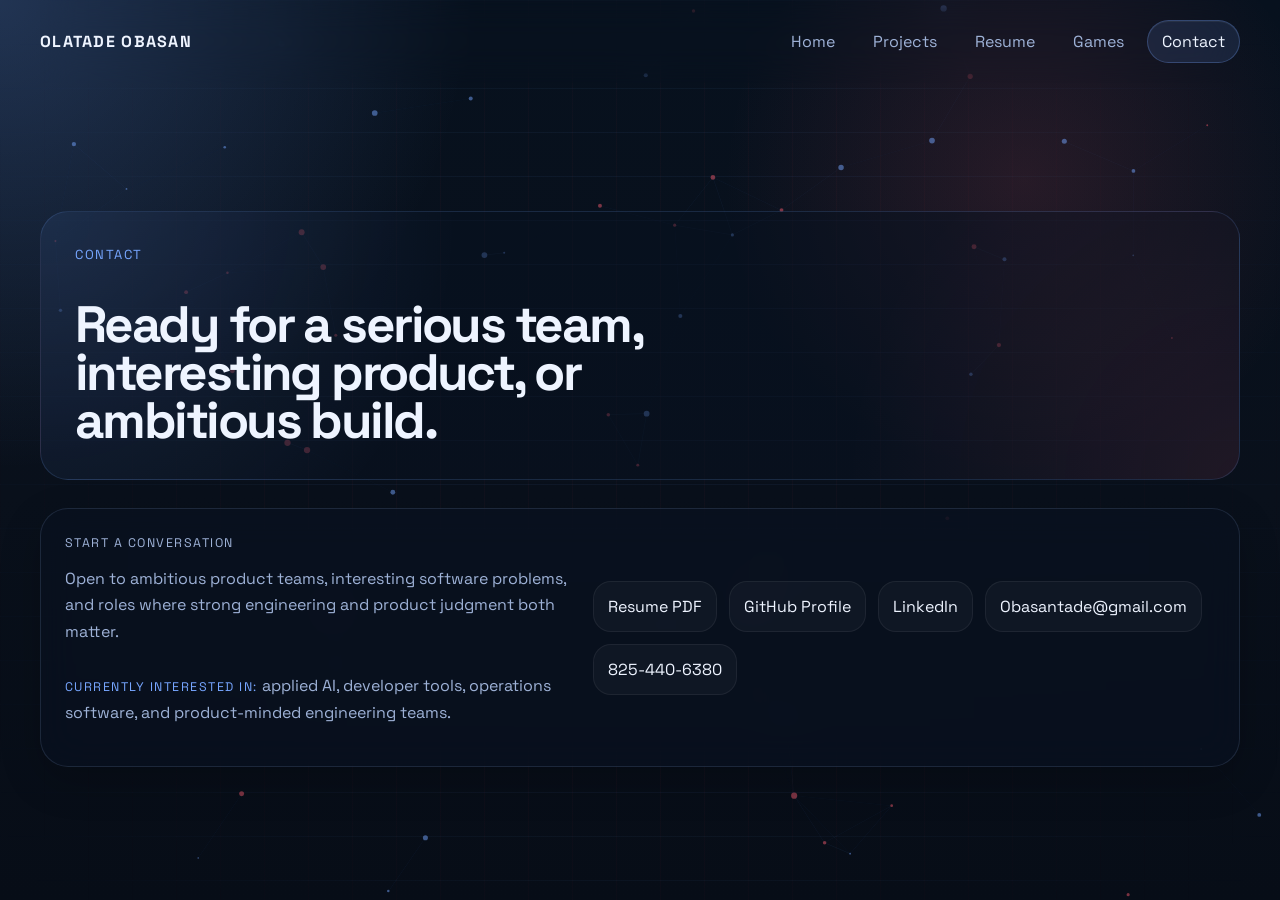
<file: contact.html>
<!DOCTYPE html>
<html lang="en">
  <head>
    <meta charset="UTF-8" />
    <meta name="viewport" content="width=device-width, initial-scale=1.0" />
    <title>Contact | Olatade Obasan</title>
    <meta
      name="description"
      content="Contact details for software engineer Olatade Obasan."
    />
    <link rel="preconnect" href="https://fonts.googleapis.com" />
    <link rel="preconnect" href="https://fonts.gstatic.com" crossorigin />
    <link
      href="https://fonts.googleapis.com/css2?family=Space+Grotesk:wght@400;500;700&family=JetBrains+Mono:wght@400;600&display=swap"
      rel="stylesheet"
    />
    <link rel="stylesheet" href="./styles.css" />
  </head>
  <body>
    <canvas class="bg-canvas" id="bg-canvas" aria-hidden="true"></canvas>
    <div class="site-shell">
      <header class="topbar">
        <a class="brand" href="./index.html">Olatade Obasan</a>
        <nav class="nav" aria-label="Primary navigation">
          <a href="./index.html">Home</a>
          <a href="./projects.html">Projects</a>
          <a href="./resume.html">Resume</a>
          <a href="./games.html">Games</a>
          <a class="is-active" href="./contact.html">Contact</a>
        </nav>
      </header>

      <main id="top" class="page-shell">
        <section class="section contact-section" id="contact" data-mobile-group="contact">
          <div class="section-heading page-intro">
            <p class="eyebrow">Contact</p>
            <h1>Ready for a serious team, interesting product, or ambitious build.</h1>
          </div>

          <div class="contact-card">
            <div class="contact-copy">
              <p class="contact-kicker">Start a conversation</p>
              <p>
                Open to ambitious product teams, interesting software problems, and roles where strong
                engineering and product judgment both matter.
              </p>
              <p class="contact-interest"><span>Currently interested in:</span> applied AI, developer tools, operations software, and product-minded engineering teams.</p>
            </div>
            <div class="contact-links">
              <a href="./assets/resume-professional.pdf">Resume PDF</a>
              <a href="https://github.com/tadester">GitHub Profile</a>
              <a href="https://www.linkedin.com/in/tadeobasan/">LinkedIn</a>
              <a href="mailto:Obasantade@gmail.com">Obasantade@gmail.com</a>
              <a href="tel:8254406380">825-440-6380</a>
            </div>
          </div>
        </section>

      </main>
    </div>

    <script src="./script.js"></script>
  </body>
</html>
</file>
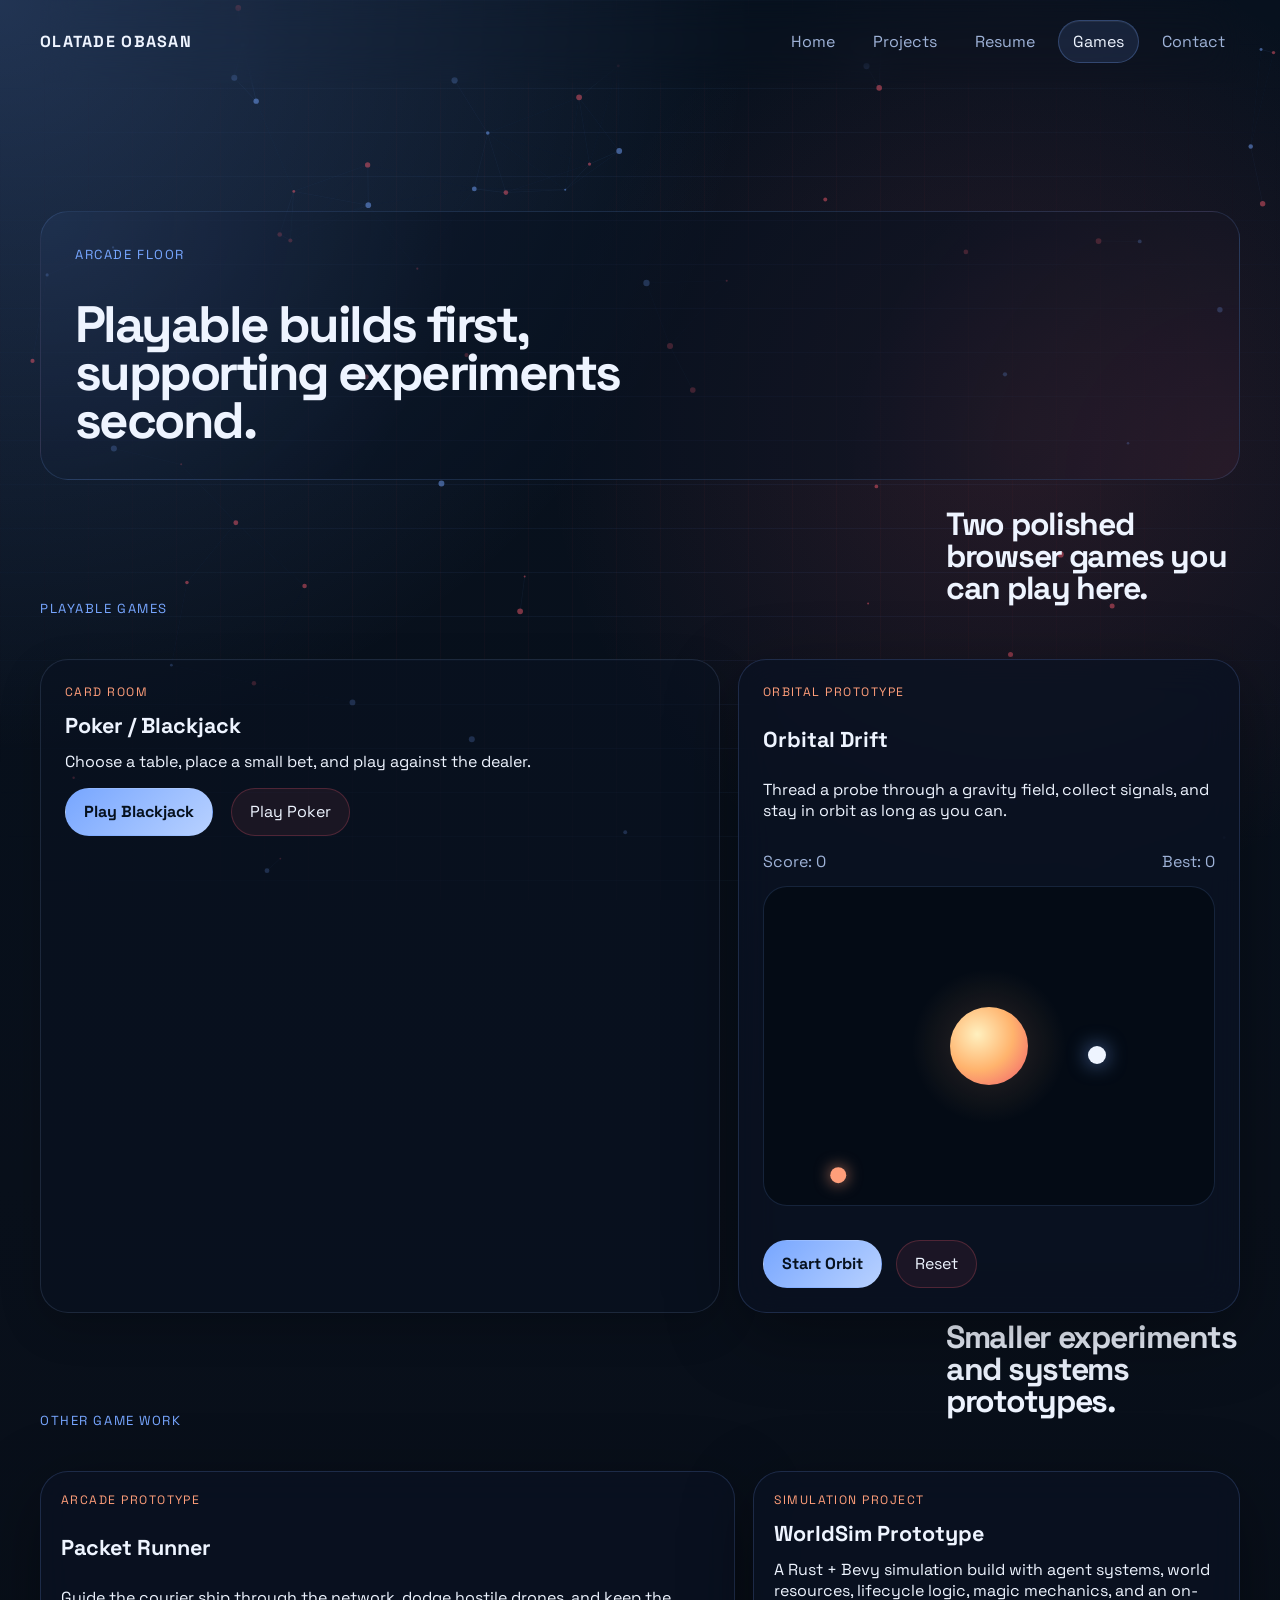
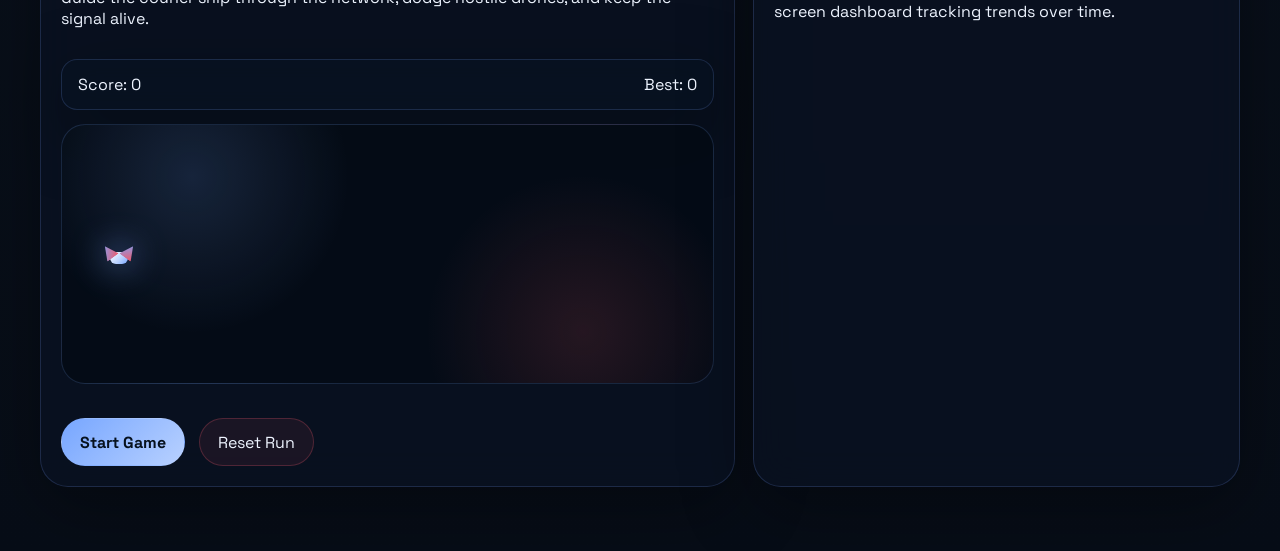
<file: games.html>
<!DOCTYPE html>
<html lang="en">
  <head>
    <meta charset="UTF-8" />
    <meta name="viewport" content="width=device-width, initial-scale=1.0" />
    <title>Games | Olatade Obasan</title>
    <meta
      name="description"
      content="Playable experiments and game-style systems work by Olatade Obasan."
    />
    <link rel="preconnect" href="https://fonts.googleapis.com" />
    <link rel="preconnect" href="https://fonts.gstatic.com" crossorigin />
    <link
      href="https://fonts.googleapis.com/css2?family=Space+Grotesk:wght@400;500;700&family=JetBrains+Mono:wght@400;600&display=swap"
      rel="stylesheet"
    />
    <link rel="stylesheet" href="./styles.css" />
  </head>
  <body>
    <canvas class="bg-canvas" id="bg-canvas" aria-hidden="true"></canvas>
    <div class="site-shell">
      <header class="topbar">
        <a class="brand" href="./index.html">Olatade Obasan</a>
        <nav class="nav" aria-label="Primary navigation">
          <a href="./index.html">Home</a>
          <a href="./projects.html">Projects</a>
          <a href="./resume.html">Resume</a>
          <a class="is-active" href="./games.html">Games</a>
          <a href="./contact.html">Contact</a>
        </nav>
      </header>

      <main id="top" class="page-shell">
        <section class="section games-section" id="games" data-mobile-group="games">
          <div class="section-heading page-intro">
            <p class="eyebrow">Arcade Floor</p>
            <h1>Playable builds first, supporting experiments second.</h1>
          </div>

          <div class="section-heading games-subheading">
            <p class="eyebrow">Playable Games</p>
            <h2>Two polished browser games you can play here.</h2>
          </div>

          <div class="playable-games-grid">
            <article class="card-room-card">
              <p class="project-type">Card Room</p>
              <h3>Poker / Blackjack</h3>
              <p>Choose a table, place a small bet, and play against the dealer.</p>
              <div class="card-room" id="card-room">
                <div class="card-room-menu" id="card-room-menu">
                  <button class="button button-primary" type="button" data-card-game="blackjack">Play Blackjack</button>
                  <button class="button button-secondary" type="button" data-card-game="poker">Play Poker</button>
                </div>
                <div class="card-room-table" id="card-room-table" hidden>
                  <div class="card-room-status">
                    <span id="card-room-mode">Blackjack</span>
                    <strong id="card-room-message">Choose a game to begin.</strong>
                    <span>Chips: <b id="card-room-chips">100</b></span>
                  </div>
                  <div class="card-row">
                    <div>
                      <span>Dealer</span>
                      <div class="playing-hand" id="dealer-hand"></div>
                    </div>
                    <div class="community-zone">
                      <span>Community Cards</span>
                      <div class="playing-hand community-hand" id="community-hand"></div>
                    </div>
                    <div>
                      <span>You</span>
                      <div class="playing-hand" id="player-hand"></div>
                    </div>
                  </div>
                  <div class="cta-row compact-row">
                    <button class="button button-primary" type="button" id="card-room-deal">Deal</button>
                    <button class="button button-secondary" type="button" id="card-room-hit">Hit</button>
                    <button class="button button-secondary" type="button" id="card-room-stand">Stand</button>
                    <button class="button button-secondary" type="button" id="card-room-draw">Reveal Winner</button>
                    <button class="button button-secondary" type="button" id="card-room-menu-button">Menu</button>
                  </div>
                </div>
              </div>
            </article>

            <article class="game-showcase-card orbital-drift-card">
              <p class="project-type">Orbital Prototype</p>
              <h3>Orbital Drift</h3>
              <p>Thread a probe through a gravity field, collect signals, and stay in orbit as long as you can.</p>
              <div class="orbital-drift-hud">
                <span id="orbital-score">Score: 0</span>
                <span id="orbital-best">Best: 0</span>
              </div>
              <div class="orbital-drift-board" id="orbital-drift" tabindex="0" aria-label="Orbital Drift minigame">
                <div class="drift-sun"></div>
                <div class="drift-probe" id="drift-probe"></div>
                <div class="drift-pickup" id="drift-pickup"></div>
              </div>
              <div class="cta-row compact-row">
                <button class="button button-primary" type="button" id="orbital-start">Start Orbit</button>
                <button class="button button-secondary" type="button" id="orbital-reset">Reset</button>
              </div>
            </article>
          </div>

          <div class="section-heading games-subheading">
            <p class="eyebrow">Other Game Work</p>
            <h2>Smaller experiments and systems prototypes.</h2>
          </div>

          <div class="compact-experiments-grid">
            <article class="game-showcase-card">
              <p class="project-type">Arcade Prototype</p>
              <h3>Packet Runner</h3>
              <p>Guide the courier ship through the network, dodge hostile drones, and keep the signal alive.</p>
              <div class="game-hud">
                <span id="game-score">Score: 0</span>
                <span id="game-best">Best: 0</span>
              </div>
              <div class="game-board" id="game-board" tabindex="0" aria-label="Packet Runner minigame">
                <div class="player-ship" id="player-dot">
                  <span class="ship-core"></span>
                  <span class="ship-wing ship-wing-left"></span>
                  <span class="ship-wing ship-wing-right"></span>
                </div>
              </div>
              <div class="cta-row compact-row">
                <button class="button button-primary" type="button" id="game-start">Start Game</button>
                <button class="button button-secondary" type="button" id="game-reset">Reset Run</button>
              </div>
            </article>

            <article class="game-info-card">
              <p class="project-type">Simulation Project</p>
              <h3>WorldSim Prototype</h3>
              <p>
                A Rust + Bevy simulation build with agent systems, world resources, lifecycle logic,
                magic mechanics, and an on-screen dashboard tracking trends over time.
              </p>
            </article>
          </div>
        </section>


      </main>
    </div>

    <script src="./src/game/poker-engine.js"></script>
    <script src="./script.js"></script>
  </body>
</html>
</file>
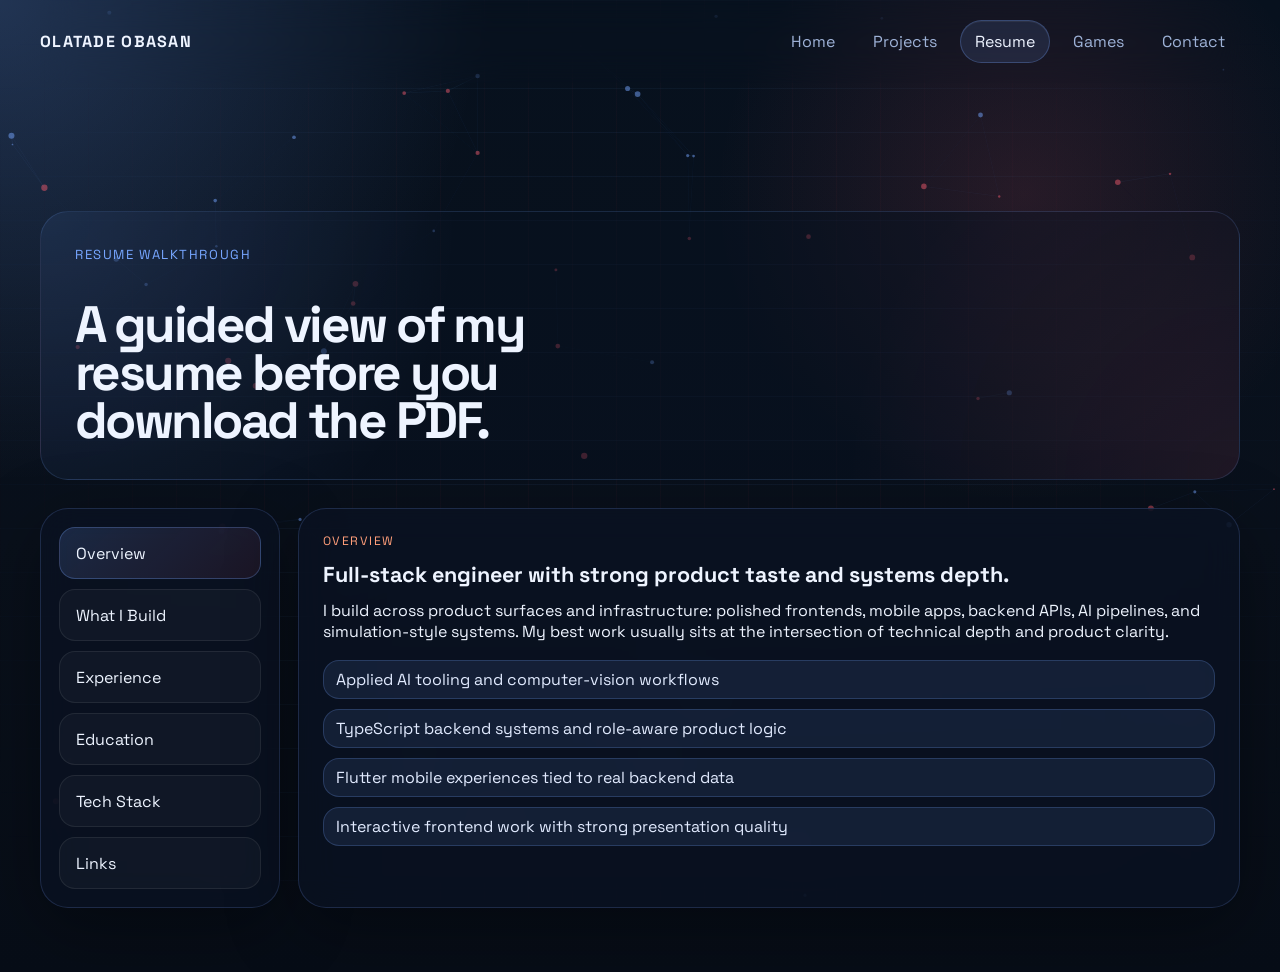
<file: resume.html>
<!DOCTYPE html>
<html lang="en">
  <head>
    <meta charset="UTF-8" />
    <meta name="viewport" content="width=device-width, initial-scale=1.0" />
    <title>Resume | Olatade Obasan</title>
    <meta
      name="description"
      content="A guided resume walkthrough and professional PDF resume for Olatade Obasan."
    />
    <link rel="preconnect" href="https://fonts.googleapis.com" />
    <link rel="preconnect" href="https://fonts.gstatic.com" crossorigin />
    <link
      href="https://fonts.googleapis.com/css2?family=Space+Grotesk:wght@400;500;700&family=JetBrains+Mono:wght@400;600&display=swap"
      rel="stylesheet"
    />
    <link rel="stylesheet" href="./styles.css" />
  </head>
  <body>
    <canvas class="bg-canvas" id="bg-canvas" aria-hidden="true"></canvas>
    <div class="site-shell">
      <header class="topbar">
        <a class="brand" href="./index.html">Olatade Obasan</a>
        <nav class="nav" aria-label="Primary navigation">
          <a href="./index.html">Home</a>
          <a href="./projects.html">Projects</a>
          <a class="is-active" href="./resume.html">Resume</a>
          <a href="./games.html">Games</a>
          <a href="./contact.html">Contact</a>
        </nav>
      </header>

      <main id="top" class="page-shell">
        <section class="section resume-section" id="resume" data-mobile-group="resume">
          <div class="section-heading page-intro">
            <p class="eyebrow">Resume Walkthrough</p>
            <h1>A guided view of my resume before you download the PDF.</h1>
          </div>

          <div class="resume-walkthrough">
            <aside class="resume-nav" role="tablist" aria-label="Resume walkthrough">
              <button class="resume-tab active" type="button" data-resume-panel="overview">Overview</button>
              <button class="resume-tab" type="button" data-resume-panel="builds">What I Build</button>
              <button class="resume-tab" type="button" data-resume-panel="experience">Experience</button>
              <button class="resume-tab" type="button" data-resume-panel="education">Education</button>
              <button class="resume-tab" type="button" data-resume-panel="stack">Tech Stack</button>
              <button class="resume-tab" type="button" data-resume-panel="links">Links</button>
            </aside>

            <div class="resume-stage">
              <article class="resume-panel active" id="resume-panel-overview">
                <p class="project-type">Overview</p>
                <h3>Full-stack engineer with strong product taste and systems depth.</h3>
                <p>
                  I build across product surfaces and infrastructure: polished frontends, mobile
                  apps, backend APIs, AI pipelines, and simulation-style systems. My best work
                  usually sits at the intersection of technical depth and product clarity.
                </p>
                <ul class="timeline">
                  <li>Applied AI tooling and computer-vision workflows</li>
                  <li>TypeScript backend systems and role-aware product logic</li>
                  <li>Flutter mobile experiences tied to real backend data</li>
                  <li>Interactive frontend work with strong presentation quality</li>
                </ul>
              </article>

              <article class="resume-panel" id="resume-panel-builds" hidden>
                <p class="project-type">What I Build</p>
                <h3>Products that combine architecture, UX, and implementation range.</h3>
                <div class="resume-facts">
                  <div class="resume-fact">
                    <span>Jumpshot Trainer</span>
                    <strong>Python + Rust system for basketball biomechanics analysis and review.</strong>
                  </div>
                  <div class="resume-fact">
                    <span>Tadester Ops</span>
                    <strong>Operations SaaS with Next.js, TypeScript backend, Supabase, and Flutter.</strong>
                  </div>
                  <div class="resume-fact">
                    <span>WorldSim</span>
                    <strong>Rust/Bevy simulation prototype with agents, systems, and dashboard UI.</strong>
                  </div>
                </div>
              </article>

              <article class="resume-panel" id="resume-panel-experience" hidden>
                <p class="project-type">Experience</p>
                <h3>Hands-on product building across web, mobile, AI, and systems.</h3>
                <ul class="timeline">
                  <li>Built product-facing software across frontend interfaces, mobile applications, backend APIs, and operational systems.</li>
                  <li>Created applied-AI and computer-vision workflows that turn real-world input into structured feedback and analysis.</li>
                  <li>Designed and shipped portfolio-quality experiences that present technical work clearly to recruiters, founders, and engineers.</li>
                </ul>
              </article>

              <article class="resume-panel" id="resume-panel-education" hidden>
                <p class="project-type">Education</p>
                <h3>Education and learning foundation.</h3>
                <ul class="timeline">
                  <li>Bachelor of Science in Computing Science, Specialization: Software Development </li>
                  <li>The King's University, EDMONTON AB, Canada : 2021-2026 </li>
                </ul>
              </article>

              <article class="resume-panel" id="resume-panel-stack" hidden>
                <p class="project-type">Tech Stack</p>
                <h3>Languages and tools I actually use in shipped work.</h3>
                <ul class="timeline">
                  <li>Frontend: HTML, CSS, JavaScript, Next.js, TypeScript</li>
                  <li>Mobile: Flutter, Dart, mobile auth and role-aware app flows</li>
                  <li>Backend: Node.js, Supabase, PostgreSQL, Zod, API architecture</li>
                  <li>AI and systems: Python, Rust, OpenCV, MediaPipe, YOLOv8, Parquet, Bevy</li>
                </ul>
              </article>

              <article class="resume-panel" id="resume-panel-links" hidden>
                <p class="project-type">Links</p>
                <h3>Resume, GitHub, LinkedIn, and live product links.</h3>
                <div class="link-list">
                  <a
                    
                    href="./assets/resume-professional.pdf"
                    data-file-link="./assets/resume-professional.pdf"
                  >
                    Download Resume PDF
                  </a>
                  <a href="https://github.com/tadester">github.com/tadester</a>
                  <a href="https://www.linkedin.com/in/tadeobasan/">linkedin.com/in/tadeobasan</a>
                  <a href="https://tadester-ops.netlify.app/">tadester-ops.netlify.app</a>
                </div>
              </article>
            </div>
          </div>
        </section>


      </main>
    </div>

    <script src="./script.js"></script>
  </body>
</html>
</file>
<file: styles.css>
:root {
  --bg: #08111f;
  --bg-soft: #101a2f;
  --panel: rgba(10, 18, 34, 0.74);
  --panel-strong: rgba(12, 22, 42, 0.94);
  --text: #eef4ff;
  --muted: #9eb2d7;
  --line: rgba(122, 160, 255, 0.18);
  --accent: #77a6ff;
  --accent-2: #f05a6b;
  --accent-warm: #ff9e7a;
  --shadow: 0 20px 70px rgba(0, 0, 0, 0.35);
  --shadow-card: 0 14px 42px rgba(0, 0, 0, 0.2);
  --shadow-card-hover: 0 24px 64px rgba(0, 0, 0, 0.42);
  --radius-lg: 28px;
  --radius-md: 18px;
  --radius-sm: 12px;
  --glow-strength: 0.74;
  --grid-strength: 0.34;
  --bg-motion: 0.42;
  --motion-fast: 180ms;
  --motion-slow: 420ms;
}

* {
  box-sizing: border-box;
}

html {
  scroll-behavior: smooth;
}

body {
  margin: 0;
  min-height: 100vh;
  font-family: "Space Grotesk", sans-serif;
  color: var(--text);
  background:
    radial-gradient(circle at top left, rgba(119, 166, 255, calc(var(--glow-strength) * 0.32)), transparent 30%),
    radial-gradient(circle at 80% 20%, rgba(240, 90, 107, calc(var(--glow-strength) * 0.18)), transparent 24%),
    linear-gradient(180deg, #07111e 0%, #09101b 55%, #070d17 100%);
}

.solar-body {
  overflow: hidden;
}

.orbital-header {
  position: fixed;
  inset: 24px 28px auto;
  z-index: 3;
  display: flex;
  justify-content: space-between;
  align-items: center;
}

.orbital-status {
  color: var(--muted);
  font-size: 0.92rem;
}

#solar-system {
  position: relative;
  min-height: 100vh;
  display: grid;
  place-items: center;
}

.solar-intro {
  position: absolute;
  left: clamp(20px, 5vw, 72px);
  top: 50%;
  z-index: 2;
  display: grid;
  gap: 12px;
  width: min(360px, calc(100vw - 40px));
  transform: translateY(-50%);
}

.solar-profile {
  width: 84px;
  height: 84px;
  border-radius: 50%;
  object-fit: cover;
  border: 1px solid rgba(255, 255, 255, 0.2);
  box-shadow: 0 14px 42px rgba(0, 0, 0, 0.35);
}

.solar-intro h1 {
  font-size: clamp(2.4rem, 4vw, 4.2rem);
  max-width: 8ch;
  margin-bottom: 0;
}

.solar-intro p:last-child {
  color: var(--muted);
}

.solar-bio {
  max-width: 28ch;
  color: var(--text);
  font-size: 1.05rem;
}

#solar-canvas {
  position: absolute;
  inset: 0;
  width: 100%;
  height: 100%;
  display: block;
}

.planet-label-layer {
  position: fixed;
  inset: 0;
  z-index: 2;
  pointer-events: none;
}

.planet-label {
  position: absolute;
  transform: translate(-50%, calc(-50% - 34px));
  padding: 7px 12px;
  border-radius: 999px;
  background: rgba(6, 14, 28, 0.72);
  border: 1px solid rgba(255, 255, 255, 0.14);
  backdrop-filter: blur(12px);
  color: var(--text);
  font-size: 0.82rem;
}

.planet-legend {
  position: absolute;
  right: clamp(20px, 5vw, 72px);
  bottom: clamp(22px, 4vw, 42px);
  z-index: 2;
  display: grid;
  gap: 10px;
}

.planet-legend a {
  display: block;
  min-width: 150px;
  padding: 13px 18px;
  border-radius: 999px;
  border: 1px solid rgba(255, 255, 255, 0.16);
  background: rgba(8, 16, 30, 0.62);
  color: var(--text);
  cursor: pointer;
  backdrop-filter: blur(16px);
  transition: border-color 180ms ease, background 180ms ease, transform 180ms ease;
}

.planet-legend a:hover,
.planet-legend a:focus-visible {
  border-color: rgba(119, 166, 255, 0.54);
  background: rgba(18, 31, 56, 0.86);
  transform: translateX(-4px);
}

body::before {
  content: "";
  position: fixed;
  inset: 0;
  pointer-events: none;
  background-image:
    linear-gradient(rgba(119, 166, 255, calc(var(--grid-strength) * 0.2)) 1px, transparent 1px),
    linear-gradient(90deg, rgba(240, 90, 107, calc(var(--grid-strength) * 0.12)) 1px, transparent 1px);
  background-size: 44px 44px;
  mask-image: radial-gradient(circle at center, black 40%, transparent 100%);
  opacity: 0.9;
}

.bg-canvas {
  position: fixed;
  inset: 0;
  width: 100%;
  height: 100%;
  z-index: 0;
  pointer-events: none;
  opacity: 0.9;
}

a {
  color: inherit;
  text-decoration: none;
}

button,
input {
  font: inherit;
}

code,
pre {
  font-family: "JetBrains Mono", monospace;
}

.site-shell {
  width: min(1200px, calc(100vw - 32px));
  margin: 0 auto;
  padding-bottom: 64px;
  position: relative;
  z-index: 1;
}

.topbar {
  position: sticky;
  top: 0;
  z-index: 30;
  display: flex;
  align-items: center;
  justify-content: space-between;
  padding: 20px 0;
  backdrop-filter: blur(18px);
  transition: padding 180ms ease, background 180ms ease, border-color 180ms ease;
}

.mobile-section-nav {
  display: none;
}

@media (min-width: 761px) {
  .mobile-section-nav {
    display: none !important;
  }
}

.brand {
  font-weight: 700;
  letter-spacing: 0.08em;
  text-transform: uppercase;
}

.nav {
  display: flex;
  gap: 8px;
  color: var(--muted);
}

.nav a {
  padding: 10px 14px;
  border: 1px solid transparent;
  border-radius: 999px;
  transition: color 180ms ease, border-color 180ms ease, background 180ms ease, transform 180ms ease;
}

.nav a:hover,
.nav a:focus-visible {
  color: var(--text);
  border-color: rgba(119, 166, 255, 0.2);
  background: rgba(119, 166, 255, 0.08);
  transform: translateY(-1px);
}

.nav a.is-active {
  color: var(--text);
  border-radius: 999px;
  border-color: rgba(119, 166, 255, 0.28);
  background: rgba(119, 166, 255, 0.12);
  box-shadow: inset 0 1px 0 rgba(255, 255, 255, 0.06);
}

.page-shell {
  display: grid;
  gap: clamp(28px, 4vw, 52px);
  padding-top: clamp(18px, 2vw, 28px);
}

.page-intro {
  display: grid;
  gap: 12px;
  padding: clamp(22px, 3vw, 34px);
  border: 1px solid rgba(119, 166, 255, 0.16);
  border-radius: var(--radius-lg);
  background:
    radial-gradient(circle at top left, rgba(119, 166, 255, 0.14), transparent 34%),
    radial-gradient(circle at bottom right, rgba(240, 90, 107, 0.1), transparent 32%),
    rgba(8, 19, 34, 0.52);
}

.section-heading.page-intro {
  display: grid;
  justify-content: start;
  align-items: start;
}

.section-heading.page-intro h1 {
  max-width: 18ch;
  font-size: clamp(2rem, 4vw, 3.4rem);
}

.page-intro > :last-child {
  margin-bottom: 0;
}

.hero,
.section,
.contact-card {
  position: relative;
}

.hero-support {
  display: grid;
  grid-template-columns: minmax(0, 1.05fr) minmax(360px, 0.95fr);
  gap: clamp(24px, 4vw, 40px);
  min-height: auto;
  padding: clamp(48px, 8vw, 92px) 0 clamp(18px, 3vw, 34px);
  align-items: center;
}

.hero-copy,
.hero-panel,
.project-card,
.resume-card,
.lab-card,
.contact-card,
.proof-card,
.architecture-card,
.gallery-card {
  background: var(--panel);
  border: 1px solid var(--line);
  border-radius: var(--radius-lg);
  box-shadow: var(--shadow);
  backdrop-filter: blur(18px);
}

.hero-copy {
  padding: clamp(30px, 5vw, 54px);
  background:
    radial-gradient(circle at top center, rgba(119, 166, 255, 0.13), transparent 48%),
    rgba(10, 18, 34, 0.62);
}

.hero-copy,
.hero-panel {
  overflow: hidden;
}

.eyebrow {
  margin: 0 0 14px;
  color: var(--accent);
  text-transform: uppercase;
  letter-spacing: 0.12em;
  font-size: 0.82rem;
}

h1,
h2,
h3,
p {
  margin-top: 0;
}

h1 {
  font-size: clamp(2.35rem, 5vw, 4.25rem);
  line-height: 0.94;
  letter-spacing: -0.05em;
  max-width: 11ch;
  margin-bottom: 20px;
}

.hero-copy h1 {
  max-width: 12ch;
  background: linear-gradient(135deg, #f5f8ff 18%, #c6d8ff 62%, #f5d5d8);
  background-clip: text;
  -webkit-background-clip: text;
  color: transparent;
}

h2 {
  font-size: clamp(2rem, 4vw, 3.25rem);
  max-width: 14ch;
  line-height: 1;
  letter-spacing: -0.04em;
}

h3 {
  font-size: 1.35rem;
  margin-bottom: 12px;
}

.hero-text,
.project-copy p,
.resume-card p,
.lab-card p,
.contact-card p {
  color: var(--muted);
  line-height: 1.65;
  max-width: 62ch;
}

.cta-row {
  display: flex;
  flex-wrap: wrap;
  gap: 14px;
  margin: 28px 0 32px;
}

.hero-marquee {
  display: flex;
  gap: 12px;
  flex-wrap: wrap;
  margin: 0 0 28px;
}

.hero-marquee span {
  padding: 10px 14px;
  border-radius: 999px;
  border: 1px solid rgba(119, 166, 255, 0.22);
  background: rgba(119, 166, 255, 0.09);
  color: #e5edff;
  font-size: 0.88rem;
}

.button {
  display: inline-flex;
  align-items: center;
  justify-content: center;
  min-height: 48px;
  padding: 0 18px;
  border-radius: 999px;
  border: 1px solid transparent;
  transition: transform 180ms ease, border-color 180ms ease, background 180ms ease;
}

.button:hover,
.snippet-tab:hover {
  transform: translateY(-1px);
}

.button-primary {
  background: linear-gradient(135deg, var(--accent), #b8d1ff);
  color: #06111e;
  font-weight: 700;
}

.button-secondary {
  background: rgba(240, 90, 107, 0.08);
  border-color: rgba(240, 90, 107, 0.25);
  color: var(--text);
}

.compact-row {
  margin-top: 20px;
  margin-bottom: 0;
}

.hero-stats {
  display: grid;
  grid-template-columns: repeat(3, minmax(0, 1fr));
  gap: 14px;
  margin: 0;
}

.hero-stats div {
  padding: 16px;
  border-radius: var(--radius-md);
  background: rgba(255, 255, 255, 0.03);
  border: 1px solid rgba(255, 255, 255, 0.06);
}

.hero-stats dt {
  font-size: 0.84rem;
  color: var(--muted);
  margin-bottom: 8px;
}

.hero-stats dd {
  margin: 0;
  font-size: 0.95rem;
}

.hero-panel {
  padding: 20px;
  width: 100%;
}

.world-hero {
  display: grid;
  gap: 24px;
  min-height: calc(100vh - 108px);
  align-content: center;
  padding: clamp(28px, 5vw, 56px) 0;
}

.world-hero-copy {
  display: grid;
  gap: 14px;
  max-width: 760px;
}

.world-scene {
  position: relative;
  min-height: 430px;
  border: 1px solid rgba(119, 166, 255, 0.2);
  border-radius: var(--radius-lg);
  background:
    radial-gradient(circle at center, rgba(119, 166, 255, 0.18), transparent 28%),
    linear-gradient(180deg, rgba(12, 22, 42, 0.94), rgba(8, 14, 28, 0.94));
  overflow: hidden;
  perspective: 1200px;
  transform-style: preserve-3d;
  box-shadow: var(--shadow);
}

.world-skyline {
  position: absolute;
  inset: auto 0 0;
  display: flex;
  justify-content: space-around;
  align-items: end;
  height: 42%;
  opacity: 0.34;
}

.world-skyline span {
  width: 11%;
  border: 1px solid rgba(119, 166, 255, 0.22);
  background: linear-gradient(180deg, rgba(119, 166, 255, 0.24), rgba(119, 166, 255, 0.02));
}

.world-skyline span:nth-child(1) { height: 34%; }
.world-skyline span:nth-child(2) { height: 56%; }
.world-skyline span:nth-child(3) { height: 72%; }
.world-skyline span:nth-child(4) { height: 48%; }
.world-skyline span:nth-child(5) { height: 64%; }

.world-scene::before {
  content: "";
  position: absolute;
  inset: 12%;
  background:
    linear-gradient(rgba(119, 166, 255, 0.12) 1px, transparent 1px),
    linear-gradient(90deg, rgba(119, 166, 255, 0.12) 1px, transparent 1px);
  background-size: 42px 42px;
  transform: rotateX(72deg) translateY(76px);
  transform-origin: center;
}

.world-orbit,
.world-core,
.world-node,
.world-path {
  position: absolute;
  left: 50%;
  top: 50%;
}

.world-orbit {
  border: 1px solid rgba(119, 166, 255, 0.24);
  border-radius: 50%;
  transform: translate(-50%, -50%) rotateX(72deg);
}

.orbit-outer {
  width: min(76vw, 720px);
  height: min(42vw, 360px);
}

.orbit-inner {
  width: min(48vw, 440px);
  height: min(28vw, 230px);
}

.world-core {
  display: grid;
  place-items: center;
  width: 124px;
  height: 124px;
  border-radius: 32px;
  transform: translate(-50%, -50%) rotateX(10deg);
  background: linear-gradient(135deg, rgba(119, 166, 255, 0.35), rgba(240, 90, 107, 0.28));
  border: 1px solid rgba(255, 255, 255, 0.24);
  box-shadow: 0 0 48px rgba(119, 166, 255, 0.28);
  font-weight: 700;
}

.world-node {
  display: inline-flex;
  align-items: center;
  justify-content: center;
  min-width: 126px;
  min-height: 58px;
  padding: 0 18px;
  border-radius: 999px;
  border: 1px solid rgba(255, 255, 255, 0.18);
  background: rgba(10, 18, 34, 0.9);
  box-shadow: 0 12px 36px rgba(0, 0, 0, 0.32);
  transition: transform 220ms ease, border-color 220ms ease, background 220ms ease;
}

.world-node:hover {
  border-color: rgba(119, 166, 255, 0.7);
  background: rgba(18, 34, 64, 0.96);
}

.node-projects { transform: translate(170px, -50%) translateZ(80px); }
.node-games { transform: translate(-290px, -50%) translateZ(30px); }
.node-resume { transform: translate(-50%, -170px) translateZ(110px); }
.node-contact { transform: translate(-50%, 120px) translateZ(40px); }

.world-path {
  height: 2px;
  width: 180px;
  transform-origin: left center;
  background: linear-gradient(90deg, rgba(119, 166, 255, 0.1), rgba(119, 166, 255, 0.7));
}

.path-projects { transform: rotate(0deg); }
.path-games { transform: rotate(180deg); }
.path-resume { transform: rotate(-90deg); width: 120px; }
.path-contact { transform: rotate(90deg); width: 120px; }

.directory-grid {
  display: grid;
  grid-template-columns: repeat(3, minmax(0, 1fr));
  gap: 14px;
}

.directory-card {
  display: grid;
  gap: 10px;
  padding: 20px;
  border: 1px solid var(--line);
  border-radius: var(--radius-md);
  background: rgba(10, 18, 34, 0.58);
}

.directory-card h3,
.directory-card p {
  margin-bottom: 0;
}

.directory-card a {
  color: var(--accent);
}

.headshot-card {
  margin-bottom: 18px;
}

.headshot-intro {
  margin-bottom: 14px;
  padding: 14px 16px;
  border-radius: 18px;
  border: 1px solid rgba(255, 255, 255, 0.08);
  background: rgba(255, 255, 255, 0.03);
}

.headshot-intro span {
  display: block;
  margin-bottom: 8px;
  color: var(--accent);
  text-transform: uppercase;
  letter-spacing: 0.1em;
  font-size: 0.72rem;
}

.headshot-frame {
  position: relative;
  min-height: 190px;
  border-radius: 24px;
  overflow: hidden;
  background:
    radial-gradient(circle at top left, rgba(119, 166, 255, 0.22), transparent 36%),
    radial-gradient(circle at bottom right, rgba(240, 90, 107, 0.16), transparent 34%),
    rgba(255, 255, 255, 0.03);
  border: 1px solid rgba(255, 255, 255, 0.08);
}

.headshot-image {
  width: 100%;
  height: 100%;
  min-height: 190px;
  object-fit: cover;
  display: block;
}

.headshot-placeholder {
  position: absolute;
  inset: 0;
  display: grid;
  place-items: center;
  padding: 20px;
  text-align: center;
}

.headshot-placeholder span {
  display: block;
  color: var(--accent-2);
  text-transform: uppercase;
  letter-spacing: 0.1em;
  font-size: 0.72rem;
  margin-bottom: 10px;
}

.hero-radar {
  position: relative;
  height: 220px;
  margin-bottom: 16px;
  border-radius: 24px;
  overflow: hidden;
  background:
    radial-gradient(circle at center, rgba(119, 166, 255, 0.12), transparent 46%),
    linear-gradient(180deg, rgba(119, 166, 255, 0.08), rgba(240, 90, 107, 0.04));
  border: 1px solid rgba(124, 184, 255, 0.12);
}

.radar-ring {
  position: absolute;
  inset: 50%;
  border: 1px solid rgba(119, 166, 255, 0.14);
  border-radius: 50%;
  transform: translate(-50%, -50%);
}

.ring-1 {
  width: 72px;
  height: 72px;
}

.ring-2 {
  width: 138px;
  height: 138px;
}

.ring-3 {
  width: 204px;
  height: 204px;
}

.radar-node {
  position: absolute;
  display: inline-flex;
  align-items: center;
  justify-content: center;
  min-width: 68px;
  min-height: 40px;
  padding: 0 14px;
  border-radius: 999px;
  font-size: 0.84rem;
  border: 1px solid rgba(255, 255, 255, 0.08);
  background: rgba(7, 17, 31, 0.88);
  box-shadow: 0 10px 30px rgba(0, 0, 0, 0.22);
}

.node-core {
  top: 50%;
  left: 50%;
  transform: translate(-50%, -50%);
  background: linear-gradient(135deg, rgba(119, 166, 255, 0.24), rgba(240, 90, 107, 0.16));
}

.node-web {
  top: 18%;
  left: 22%;
}

.node-mobile {
  top: 23%;
  right: 12%;
}

.node-ai {
  bottom: 18%;
  left: 16%;
}

.node-data {
  right: 16%;
  bottom: 16%;
}

.panel-header {
  display: flex;
  align-items: center;
  gap: 10px;
  color: var(--muted);
  margin-bottom: 16px;
}

.status-dot {
  width: 10px;
  height: 10px;
  border-radius: 50%;
  background: var(--accent-2);
  box-shadow: 0 0 18px rgba(240, 90, 107, 0.75);
}

.code-window,
.snippet-viewer,
.mini-console,
.terminal-log {
  overflow: auto;
  border-radius: var(--radius-md);
  background: rgba(5, 12, 22, 0.95);
  border: 1px solid rgba(124, 184, 255, 0.16);
}

.code-window {
  padding: 18px;
}

.code-window pre,
.snippet-viewer {
  margin: 0;
}

.token-comment {
  color: #7392b8;
}

.token-keyword {
  color: #87b8ff;
}

.token-string {
  color: #ffd580;
}

.signal-grid {
  display: grid;
  grid-template-columns: repeat(2, minmax(0, 1fr));
  gap: 12px;
  margin-top: 16px;
}

.signal-grid div,
.contact-links a {
  padding: 14px;
  border-radius: var(--radius-md);
  background: rgba(255, 255, 255, 0.03);
  border: 1px solid rgba(255, 255, 255, 0.06);
}

.signal-grid span {
  display: block;
  color: var(--muted);
  margin-bottom: 6px;
}

.section {
  padding: clamp(72px, 8vw, 108px) 0 0;
}

.proof-strip {
  display: grid;
  grid-template-columns: repeat(3, minmax(0, 1fr));
  gap: 20px;
  padding-top: clamp(34px, 5vw, 56px);
}

.proof-card,
.architecture-card,
.detail-box,
.pillar,
.snippet-caption,
.upload-card,
.game-hud,
.resume-fact {
  padding: 18px;
  border-radius: 22px;
  background: rgba(8, 19, 34, 0.7);
  border: 1px solid var(--line);
  box-shadow: var(--shadow);
  backdrop-filter: blur(18px);
}

.proof-card span,
.detail-box span,
.pillar span,
.snippet-caption span,
.upload-card span,
.resume-fact span {
  display: block;
  margin-bottom: 10px;
  color: var(--accent);
  text-transform: uppercase;
  letter-spacing: 0.1em;
  font-size: 0.72rem;
}

.proof-card strong,
.detail-box strong,
.pillar strong,
.snippet-caption strong,
.upload-card strong,
.resume-fact strong {
  font-size: 1rem;
  line-height: 1.45;
}

.section-heading {
  display: flex;
  justify-content: space-between;
  gap: 24px;
  align-items: end;
  margin-bottom: clamp(18px, 3vw, 28px);
}

.project-grid,
.lab-grid {
  display: grid;
  gap: 18px;
}

.project-grid {
  grid-template-columns: 1.2fr 0.8fr;
}

.home-feature-grid {
  grid-template-columns: repeat(3, minmax(0, 1fr));
  gap: clamp(16px, 2vw, 24px);
}

.project-card {
  padding: clamp(20px, 2vw, 24px);
}

.premium-surface {
  box-shadow: var(--shadow-card);
  transition: transform 220ms ease, border-color 220ms ease, box-shadow 220ms ease, background 220ms ease;
}

.project-card,
.gallery-card,
.architecture-card,
.proof-card,
.resume-card,
.game-showcase-card,
.game-info-card,
.game-controls-card,
.contact-card {
  background: rgba(10, 18, 34, 0.58);
  border-color: rgba(155, 181, 236, 0.14);
  box-shadow: var(--shadow-card);
  transition: transform 220ms ease, border-color 220ms ease, box-shadow 220ms ease, background 220ms ease;
}

.premium-surface:hover,
.project-card:hover,
.gallery-card:hover,
.architecture-card:hover,
.proof-card:hover,
.resume-card:hover,
.game-showcase-card:hover,
.game-info-card:hover,
.game-controls-card:hover,
.contact-card:hover {
  transform: translateY(-3px);
  border-color: rgba(119, 166, 255, 0.28);
  box-shadow: var(--shadow-card-hover);
}

.project-copy {
  display: grid;
  align-content: start;
}

.project-copy a {
  display: inline-flex;
  align-items: center;
  width: fit-content;
  padding: 9px 13px;
  border: 1px solid rgba(119, 166, 255, 0.22);
  border-radius: 999px;
  background: rgba(119, 166, 255, 0.08);
  color: var(--text);
  font-weight: 500;
  transition: transform 180ms ease, border-color 180ms ease, background 180ms ease;
}

.project-copy a:hover,
.project-copy a:focus-visible {
  transform: translateY(-1px);
  border-color: rgba(240, 90, 107, 0.32);
  background: linear-gradient(135deg, rgba(119, 166, 255, 0.14), rgba(240, 90, 107, 0.12));
}

.project-grid > .featured {
  grid-column: 1 / -1;
}

.project-card.featured {
  display: grid;
  grid-template-columns: 0.9fr 1.1fr;
  gap: 18px;
}

.featured-meta {
  display: grid;
  gap: 12px;
  margin-top: 18px;
}

.featured-meta div {
  display: grid;
  gap: 4px;
}

.featured-meta span,
.contact-kicker,
.contact-interest span {
  color: var(--accent);
  text-transform: uppercase;
  letter-spacing: 0.12em;
  font-size: 0.78rem;
}

.analysis-board {
  display: grid;
  gap: 16px;
}

.project-detail-grid {
  display: grid;
  gap: 12px;
  margin-top: 18px;
}

.analysis-top {
  display: flex;
  justify-content: space-between;
  gap: 16px;
  align-items: center;
  padding: 14px 16px;
  border-radius: 18px;
  background: rgba(255, 255, 255, 0.03);
  border: 1px solid rgba(255, 255, 255, 0.08);
  color: var(--muted);
}

.analysis-top span {
  text-transform: uppercase;
  letter-spacing: 0.08em;
  font-size: 0.72rem;
}

.analysis-top strong {
  color: var(--text);
  font-size: 0.92rem;
}

.analysis-grid {
  display: grid;
  grid-template-columns: repeat(2, minmax(0, 1fr));
  gap: 12px;
}

.metric-card {
  padding: 16px;
  border-radius: 18px;
  background: linear-gradient(180deg, rgba(119, 166, 255, 0.1), rgba(240, 90, 107, 0.05));
  border: 1px solid rgba(119, 166, 255, 0.16);
}

.metric-card span {
  display: block;
  margin-bottom: 8px;
  color: var(--muted);
  font-size: 0.84rem;
}

.metric-card strong {
  font-size: 1.05rem;
}

.detail-box {
  padding: 16px;
  border-radius: 18px;
  background: linear-gradient(180deg, rgba(255, 255, 255, 0.04), rgba(255, 255, 255, 0.02));
}

.project-type {
  color: var(--accent-warm);
  text-transform: uppercase;
  letter-spacing: 0.12em;
  font-size: 0.76rem;
  margin-bottom: 12px;
}

.tag-row,
.timeline {
  display: flex;
  flex-wrap: wrap;
  gap: 10px;
  list-style: none;
  padding: 0;
  margin: 18px 0 0;
}

.tag-row li,
.timeline li {
  padding: 8px 12px;
  border-radius: 999px;
  background: rgba(119, 166, 255, 0.1);
  border: 1px solid rgba(119, 166, 255, 0.22);
  color: #e2ebff;
}

.screen-mockup {
  background: linear-gradient(180deg, rgba(124, 184, 255, 0.12), rgba(124, 184, 255, 0.02));
  border: 1px solid rgba(124, 184, 255, 0.16);
  border-radius: 24px;
  min-height: 290px;
  overflow: hidden;
}

.mockup-top {
  height: 36px;
  background: rgba(255, 255, 255, 0.04);
  border-bottom: 1px solid rgba(255, 255, 255, 0.06);
}

.mockup-body {
  padding: 20px;
}

.chart-bars {
  display: flex;
  align-items: end;
  gap: 14px;
  height: 120px;
}

.chart-bars span {
  flex: 1;
  border-radius: 999px 999px 10px 10px;
  background: linear-gradient(180deg, var(--accent-2), var(--accent));
}

.mockup-card {
  height: 72px;
  margin-top: 18px;
  border-radius: 18px;
  background: rgba(255, 255, 255, 0.06);
}

.mockup-card.short {
  height: 54px;
}

.mini-console,
.terminal-log {
  padding: 16px;
  min-height: 180px;
  color: #b9f5db;
}

.visual-project-card {
  display: grid;
  gap: 18px;
}

.system-pillars {
  display: grid;
  grid-template-columns: repeat(3, minmax(0, 1fr));
  gap: 12px;
}

.pillar {
  padding: 16px;
  border-radius: 18px;
}

.image-stack {
  display: grid;
  grid-template-columns: 1.1fr 0.9fr;
  gap: 12px;
}

.image-stack img,
.media-image-tile img {
  width: 100%;
  height: 100%;
  object-fit: cover;
  display: block;
}

.image-stack img {
  min-height: 220px;
  border-radius: 18px;
  border: 1px solid rgba(255, 255, 255, 0.08);
}

.bakery-stack {
  grid-template-columns: repeat(3, minmax(0, 1fr));
}

.bakery-stack img {
  min-height: 320px;
  object-fit: contain;
  background: rgba(255, 255, 255, 0.03);
}

.media-card {
  display: grid;
  gap: 18px;
}

.upload-grid,
.gallery-grid,
.games-grid,
.resume-facts {
  display: grid;
  gap: 12px;
}

.upload-grid {
  grid-template-columns: repeat(3, minmax(0, 1fr));
}

.upload-card {
  padding: 20px;
  border-radius: 20px;
}

.gallery-grid {
  grid-template-columns: repeat(3, minmax(0, 1fr));
  gap: 18px;
}

.gallery-card {
  padding: 24px;
  min-width: 0;
  overflow: hidden;
}

.gallery-carousel {
  display: grid;
  gap: 14px;
}

.gallery-stage {
  display: grid;
  grid-template-columns: 56px minmax(0, 1fr) 56px;
  gap: 12px;
  align-items: center;
}

.gallery-figure {
  margin: 0;
  border-radius: 18px;
  overflow: hidden;
  border: 1px solid rgba(255, 255, 255, 0.08);
  background:
    radial-gradient(circle at top left, rgba(119, 166, 255, 0.18), transparent 38%),
    radial-gradient(circle at bottom right, rgba(240, 90, 107, 0.12), transparent 38%),
    rgba(255, 255, 255, 0.03);
  aspect-ratio: 16 / 10;
  min-height: 250px;
  cursor: zoom-in;
  min-width: 0;
}

.gallery-nav {
  width: 44px;
  height: 44px;
  padding: 0;
  border-radius: 999px;
  border: 1px solid rgba(255, 255, 255, 0.08);
  background: rgba(5, 12, 22, 0.84);
  color: var(--text);
  font-size: 1.5rem;
  cursor: pointer;
  align-self: center;
  justify-self: center;
}

.gallery-nav:hover,
.gallery-nav:focus-visible {
  border-color: rgba(119, 166, 255, 0.28);
  background: rgba(18, 34, 56, 0.92);
}

.gallery-thumbs {
  display: grid;
  grid-template-columns: repeat(3, minmax(0, 1fr));
  gap: 10px;
}

.gallery-thumb {
  padding: 0;
  border: 1px solid rgba(255, 255, 255, 0.08);
  background: rgba(255, 255, 255, 0.03);
  border-radius: 14px;
  overflow: hidden;
  cursor: pointer;
}

.gallery-thumb.is-active {
  border-color: rgba(119, 166, 255, 0.32);
  box-shadow: 0 0 0 2px rgba(119, 166, 255, 0.16);
}

.gallery-thumb img {
  width: 100%;
  display: block;
  aspect-ratio: 16 / 10;
  object-fit: cover;
}

.gallery-lightbox {
  position: fixed;
  inset: 0;
  z-index: 80;
  display: grid;
  place-items: center;
}

.gallery-lightbox[hidden] {
  display: none;
}

.gallery-lightbox-backdrop {
  position: absolute;
  inset: 0;
  background: rgba(4, 10, 18, 0.84);
  backdrop-filter: blur(8px);
}

.gallery-lightbox-dialog {
  position: relative;
  z-index: 1;
  width: min(1180px, calc(100vw - 48px));
  display: grid;
  grid-template-columns: auto 1fr auto;
  gap: 16px;
  align-items: center;
}

.gallery-lightbox-figure {
  margin: 0;
  min-height: 70vh;
  max-height: 86vh;
  border-radius: 26px;
  overflow: hidden;
  border: 1px solid rgba(255, 255, 255, 0.08);
  background: rgba(5, 12, 22, 0.92);
  display: grid;
  place-items: center;
  padding: 24px;
}

.gallery-lightbox-figure img {
  width: 100%;
  max-height: calc(86vh - 48px);
  object-fit: contain;
}

.gallery-lightbox-close,
.gallery-lightbox-nav {
  width: 52px;
  height: 52px;
  border-radius: 999px;
  border: 1px solid rgba(255, 255, 255, 0.1);
  background: rgba(5, 12, 22, 0.9);
  color: var(--text);
  font-size: 1.8rem;
  cursor: pointer;
}

.gallery-lightbox-close {
  position: absolute;
  top: -10px;
  right: -10px;
  z-index: 2;
}

.gallery-image {
  width: 100%;
  height: 100%;
  object-fit: contain;
  display: block;
}

.snippet-tabs {
  margin-top: 18px;
}

.snippet-caption {
  margin-top: 18px;
  margin-bottom: 14px;
  padding: 16px;
  border-radius: 18px;
}

.tab-row {
  display: flex;
  gap: 10px;
  margin-bottom: 12px;
}

.snippet-tab {
  border: 1px solid rgba(124, 184, 255, 0.18);
  background: rgba(124, 184, 255, 0.08);
  color: var(--text);
  border-radius: 999px;
  min-height: 40px;
  padding: 0 14px;
  cursor: pointer;
}

.snippet-tab.active {
  background: rgba(126, 240, 200, 0.12);
  border-color: rgba(126, 240, 200, 0.28);
}

.snippet-viewer {
  min-height: 224px;
  padding: 18px;
  white-space: pre-wrap;
  color: #dce8f7;
}

.architecture-grid {
  display: grid;
  grid-template-columns: repeat(3, minmax(0, 1fr));
  gap: 20px;
}

.architecture-card {
  padding: 24px;
}

.accent-card {
  background:
    linear-gradient(180deg, rgba(240, 90, 107, 0.08), rgba(119, 166, 255, 0.05)),
    rgba(8, 19, 34, 0.76);
}

.architecture-list {
  list-style: none;
  padding: 0;
  margin: 18px 0 0;
  display: grid;
  gap: 12px;
}

.architecture-list li {
  padding: 14px 16px;
  border-radius: 16px;
  background: rgba(255, 255, 255, 0.03);
  border: 1px solid rgba(255, 255, 255, 0.08);
  color: var(--muted);
  line-height: 1.55;
}

.resume-card,
.lab-card,
.contact-card {
  padding: 24px;
}

.resume-walkthrough {
  display: grid;
  grid-template-columns: 240px 1fr;
  gap: 18px;
}

.resume-nav,
.resume-stage,
.game-showcase-card,
.game-info-card,
.game-controls-card {
  background: var(--panel);
  border: 1px solid var(--line);
  border-radius: var(--radius-lg);
  box-shadow: var(--shadow);
  backdrop-filter: blur(18px);
}

.resume-nav {
  display: grid;
  gap: 10px;
  align-content: start;
  padding: 18px;
}

.resume-tab {
  min-height: 52px;
  border-radius: 16px;
  border: 1px solid rgba(255, 255, 255, 0.08);
  background: rgba(255, 255, 255, 0.03);
  color: var(--text);
  text-align: left;
  padding: 0 16px;
  cursor: pointer;
}

.resume-tab.active {
  background: linear-gradient(135deg, rgba(119, 166, 255, 0.16), rgba(240, 90, 107, 0.08));
  border-color: rgba(119, 166, 255, 0.28);
}

.resume-stage {
  padding: 24px;
}

.resume-panel {
  animation: panel-fade 260ms ease;
}

.resume-facts {
  margin-top: 18px;
}

.link-list {
  display: grid;
  gap: 12px;
}

.link-list a {
  padding: 14px 16px;
  border-radius: 16px;
  background: rgba(255, 255, 255, 0.03);
  border: 1px solid rgba(255, 255, 255, 0.08);
}

.timeline {
  display: grid;
}

.timeline li {
  border-radius: 16px;
}

.lab-card label,
.game-controls-card label {
  display: block;
  margin: 18px 0 8px;
  color: var(--muted);
}

input[type="range"] {
  width: 100%;
  accent-color: var(--accent);
}

.terminal-card {
  grid-column: span 2;
}

.games-subheading {
  margin-top: 8px;
}

.games-subheading h2 {
  font-size: clamp(1.4rem, 2.6vw, 2rem);
}

.playable-games-grid,
.compact-experiments-grid {
  display: grid;
  gap: 18px;
}

.playable-games-grid {
  grid-template-columns: 1.15fr 0.85fr;
}

.compact-experiments-grid {
  grid-template-columns: 1fr 0.7fr;
}

.compact-experiments-grid .game-showcase-card,
.compact-experiments-grid .game-info-card {
  padding: 20px;
}

.card-room-card {
  padding: 24px;
  background: rgba(10, 18, 34, 0.58);
  border: 1px solid rgba(155, 181, 236, 0.14);
  border-radius: var(--radius-lg);
  box-shadow: var(--shadow-card);
}

.card-room,
.card-room-table {
  display: grid;
  gap: 18px;
}

.card-room-menu[hidden],
.card-room-table[hidden] {
  display: none !important;
}

.card-room-menu,
.card-row {
  display: flex;
  flex-wrap: wrap;
  gap: 18px;
}

.card-room-status {
  display: flex;
  flex-wrap: wrap;
  gap: 16px;
  justify-content: space-between;
  align-items: center;
}

.card-row > div {
  flex: 1 1 280px;
}

.playing-hand {
  display: flex;
  flex-wrap: wrap;
  gap: 10px;
  min-height: 150px;
  padding: 14px;
  border-radius: 18px;
  background: rgba(255, 255, 255, 0.03);
  border: 1px solid rgba(255, 255, 255, 0.08);
}

.community-zone {
  grid-column: 1 / -1;
}

.community-hand {
  min-height: 130px;
}

.playing-card {
  width: 92px;
  height: 132px;
  object-fit: contain;
}

.orbital-drift-card {
  display: grid;
  gap: 16px;
}

.orbital-drift-hud {
  display: flex;
  justify-content: space-between;
  color: var(--muted);
}

.orbital-drift-board {
  position: relative;
  min-height: 320px;
  overflow: hidden;
  border-radius: 24px;
  border: 1px solid rgba(119, 166, 255, 0.16);
  background:
    radial-gradient(circle at center, rgba(255, 179, 109, 0.16), transparent 28%),
    rgba(5, 12, 22, 0.9);
}

.drift-sun,
.drift-probe,
.drift-pickup {
  position: absolute;
  border-radius: 50%;
}

.drift-sun {
  width: 78px;
  height: 78px;
  left: calc(50% - 39px);
  top: calc(50% - 39px);
  background: radial-gradient(circle at 35% 35%, #fff0bf, #ffb36d, #f05a6b);
}

.drift-probe {
  width: 18px;
  height: 18px;
  background: #eef4ff;
  box-shadow: 0 0 20px rgba(119, 166, 255, 0.7);
}

.drift-pickup {
  width: 16px;
  height: 16px;
  background: var(--accent-warm);
  box-shadow: 0 0 16px rgba(255, 158, 122, 0.75);
}

.game-showcase-card,
.game-info-card,
.game-controls-card {
  padding: 24px;
}

.game-showcase-card {
  display: grid;
  gap: 14px;
}

.game-hud {
  display: flex;
  justify-content: space-between;
  gap: 12px;
  padding: 14px 16px;
  border-radius: 16px;
}

.game-board {
  position: relative;
  min-height: 260px;
  overflow: hidden;
  border-radius: 24px;
  border: 1px solid rgba(119, 166, 255, 0.18);
  background:
    radial-gradient(circle at 20% 20%, rgba(119, 166, 255, 0.16), transparent 28%),
    radial-gradient(circle at 80% 80%, rgba(240, 90, 107, 0.14), transparent 28%),
    rgba(5, 12, 22, 0.96);
}

.player-ship,
.obstacle-dot,
.pickup-orb {
  position: absolute;
}

.player-ship {
  width: 34px;
  height: 26px;
  filter: drop-shadow(0 0 16px rgba(119, 166, 255, 0.8));
}

.ship-core,
.ship-wing {
  position: absolute;
  display: block;
}

.ship-core {
  inset: 7px 8px;
  border-radius: 999px;
  background: linear-gradient(135deg, #ffffff, #b8d1ff 60%, #77a6ff);
}

.ship-wing {
  width: 14px;
  height: 14px;
  background: linear-gradient(135deg, #77a6ff, #f05a6b);
  clip-path: polygon(50% 0%, 100% 100%, 0% 100%);
  top: 0;
}

.ship-wing-left {
  left: 0;
  transform: rotate(-36deg);
}

.ship-wing-right {
  right: 0;
  transform: rotate(36deg);
}

.obstacle-dot {
  width: 22px;
  height: 22px;
  background: linear-gradient(135deg, var(--accent-2), #ffb19a);
  box-shadow: 0 0 18px rgba(240, 90, 107, 0.55);
  clip-path: polygon(50% 0%, 92% 25%, 100% 70%, 50% 100%, 6% 74%, 0% 24%);
}

.pickup-orb {
  width: 14px;
  height: 14px;
  border-radius: 50%;
  background: linear-gradient(135deg, #fff6c3, var(--accent-warm));
  box-shadow: 0 0 16px rgba(255, 158, 122, 0.65);
}

.terminal-line {
  color: #d9fff1;
  margin-bottom: 10px;
}

.terminal-line span {
  color: #7cb8ff;
}

.contact-card {
  display: flex;
  justify-content: space-between;
  gap: 24px;
  align-items: center;
}

.contact-copy {
  display: grid;
  gap: 12px;
  max-width: 620px;
}

.contact-kicker {
  margin: 0;
}

.contact-interest {
  color: var(--muted);
}

.contact-links {
  display: flex;
  flex-wrap: wrap;
  gap: 12px;
}

[data-fallback-hidden].is-missing {
  display: none;
}

.headshot-frame.has-image .headshot-placeholder {
  display: none;
}

.gallery-image.is-missing {
  display: none;
}

.resume-link.is-disabled {
  pointer-events: none;
  opacity: 0.56;
  filter: grayscale(0.2);
}

.resume-link.is-disabled::after {
  content: "  (add file first)";
  font-size: 0.82rem;
}

[data-reveal] {
  opacity: 0;
  transform: translateY(20px);
  transition: opacity var(--motion-slow) ease, transform var(--motion-slow) ease;
}

[data-reveal].is-visible {
  opacity: 1;
  transform: translateY(0);
}

.scrolled .topbar {
  padding-top: 12px;
  padding-bottom: 12px;
  background: rgba(6, 16, 27, 0.55);
  border-bottom: 1px solid rgba(255, 255, 255, 0.05);
}

@keyframes panel-fade {
  from {
    opacity: 0;
    transform: translateY(8px);
  }
  to {
    opacity: 1;
    transform: translateY(0);
  }
}


.not-found-shell {
  min-height: 100vh;
  display: grid;
  grid-template-rows: auto 1fr;
}

.not-found-card {
  align-self: center;
  max-width: 760px;
  padding: clamp(28px, 6vw, 64px);
  border: 1px solid var(--line);
  border-radius: var(--radius-lg);
  background:
    radial-gradient(circle at top left, rgba(119, 166, 255, 0.18), transparent 36%),
    radial-gradient(circle at bottom right, rgba(240, 90, 107, 0.12), transparent 34%),
    rgba(8, 19, 34, 0.74);
  box-shadow: var(--shadow);
  backdrop-filter: blur(18px);
}

@media (max-width: 980px) {
  .hero-support,
  .project-grid,
  .project-card.featured,
  .lab-grid,
  .contact-card,
  .section-heading,
  .proof-strip,
  .architecture-grid,
  .gallery-grid,
  .directory-grid,
  .playable-games-grid,
  .compact-experiments-grid,
  .upload-grid,
  .games-grid,
  .resume-walkthrough {
    grid-template-columns: 1fr;
    display: grid;
  }

  .topbar {
    flex-direction: column;
    gap: 14px;
    align-items: start;
  }

  .nav {
    flex-wrap: wrap;
  }

  .hero {
    min-height: auto;
    padding-top: 28px;
  }

  .hero-copy {
    padding: 30px;
  }

  .hero-stats,
  .analysis-grid,
  .image-stack,
  .system-pillars {
    grid-template-columns: 1fr;
  }

  .gallery-stage,
  .gallery-lightbox-dialog {
    grid-template-columns: 1fr;
  }

  .gallery-nav,
  .gallery-lightbox-nav {
    width: 100%;
    border-radius: 14px;
  }

  .gallery-lightbox-dialog {
    width: min(100vw - 24px, 900px);
  }

  .gallery-lightbox-close {
    top: 10px;
    right: 10px;
  }

  .terminal-card {
    grid-column: auto;
  }
}

@media (max-width: 760px) {
  .nav {
    display: none;
  }

  .topbar {
    position: relative;
    top: auto;
  }

  .mobile-section-nav {
    position: sticky;
    top: 0;
    z-index: 30;
    display: flex;
    gap: 8px;
    overflow-x: auto;
    padding: 10px 0 6px;
    margin-bottom: 6px;
  }

  .mobile-section-tab {
    flex: 0 0 auto;
    padding: 10px 14px;
    border-radius: 999px;
    border: 1px solid rgba(255, 255, 255, 0.08);
    background: rgba(5, 12, 22, 0.78);
    color: var(--text);
    cursor: pointer;
    white-space: nowrap;
  }

  .mobile-section-tab.is-active {
    border-color: rgba(119, 166, 255, 0.3);
    background: linear-gradient(135deg, rgba(119, 166, 255, 0.22), rgba(240, 90, 107, 0.14));
  }

  .mobile-section-hidden {
    display: none !important;
  }

  .section {
    padding-top: 18px;
    padding-bottom: 18px;
  }

  .orbital-header {
    inset: 18px 18px auto;
    display: grid;
    gap: 6px;
  }

  .orbital-status {
    font-size: 0.78rem;
  }

  .planet-legend {
    right: 18px;
    bottom: 18px;
  }

  .planet-legend a {
    min-width: 132px;
    padding: 11px 14px;
  }
}

@media (max-width: 640px) {
  .site-shell {
    width: min(100vw - 20px, 1200px);
  }

  h1 {
    max-width: 100%;
  }

  .hero-copy,
  .hero-panel,
  .project-card,
  .gallery-card,
  .architecture-card,
  .resume-card,
  .lab-card,
  .contact-card,
  .card-room-card,
  .game-showcase-card,
  .game-info-card {
    padding: 20px;
    border-radius: 22px;
  }

  .project-grid {
    gap: 16px;
  }

  .cta-row,
  .contact-links {
    flex-direction: column;
  }

  .button,
  .contact-links a {
    width: 100%;
  }

  .gallery-thumbs {
    grid-template-columns: 1fr;
  }

  .card-row {
    grid-template-columns: 1fr;
  }

  .playing-card {
    width: 68px;
    height: 98px;
  }

  .orbital-drift-board,
  .game-board {
    min-height: 240px;
  }

  .solar-intro {
    left: 18px;
    top: 112px;
    width: min(320px, calc(100vw - 36px));
    transform: none;
  }

  .solar-profile {
    width: 68px;
    height: 68px;
  }

  .solar-intro h1 {
    font-size: clamp(2rem, 12vw, 3.1rem);
    max-width: 9ch;
  }

  .solar-bio {
    max-width: 24ch;
    font-size: 0.95rem;
  }

  .planet-label {
    font-size: 0.72rem;
    padding: 5px 9px;
  }

  .not-found-card {
    padding: 24px;
  }
}

@media (prefers-reduced-motion: reduce) {
  *,
  *::before,
  *::after {
    animation-duration: 0.01ms !important;
    animation-iteration-count: 1 !important;
    transition-duration: 0.01ms !important;
    scroll-behavior: auto !important;
  }
}
</file>
